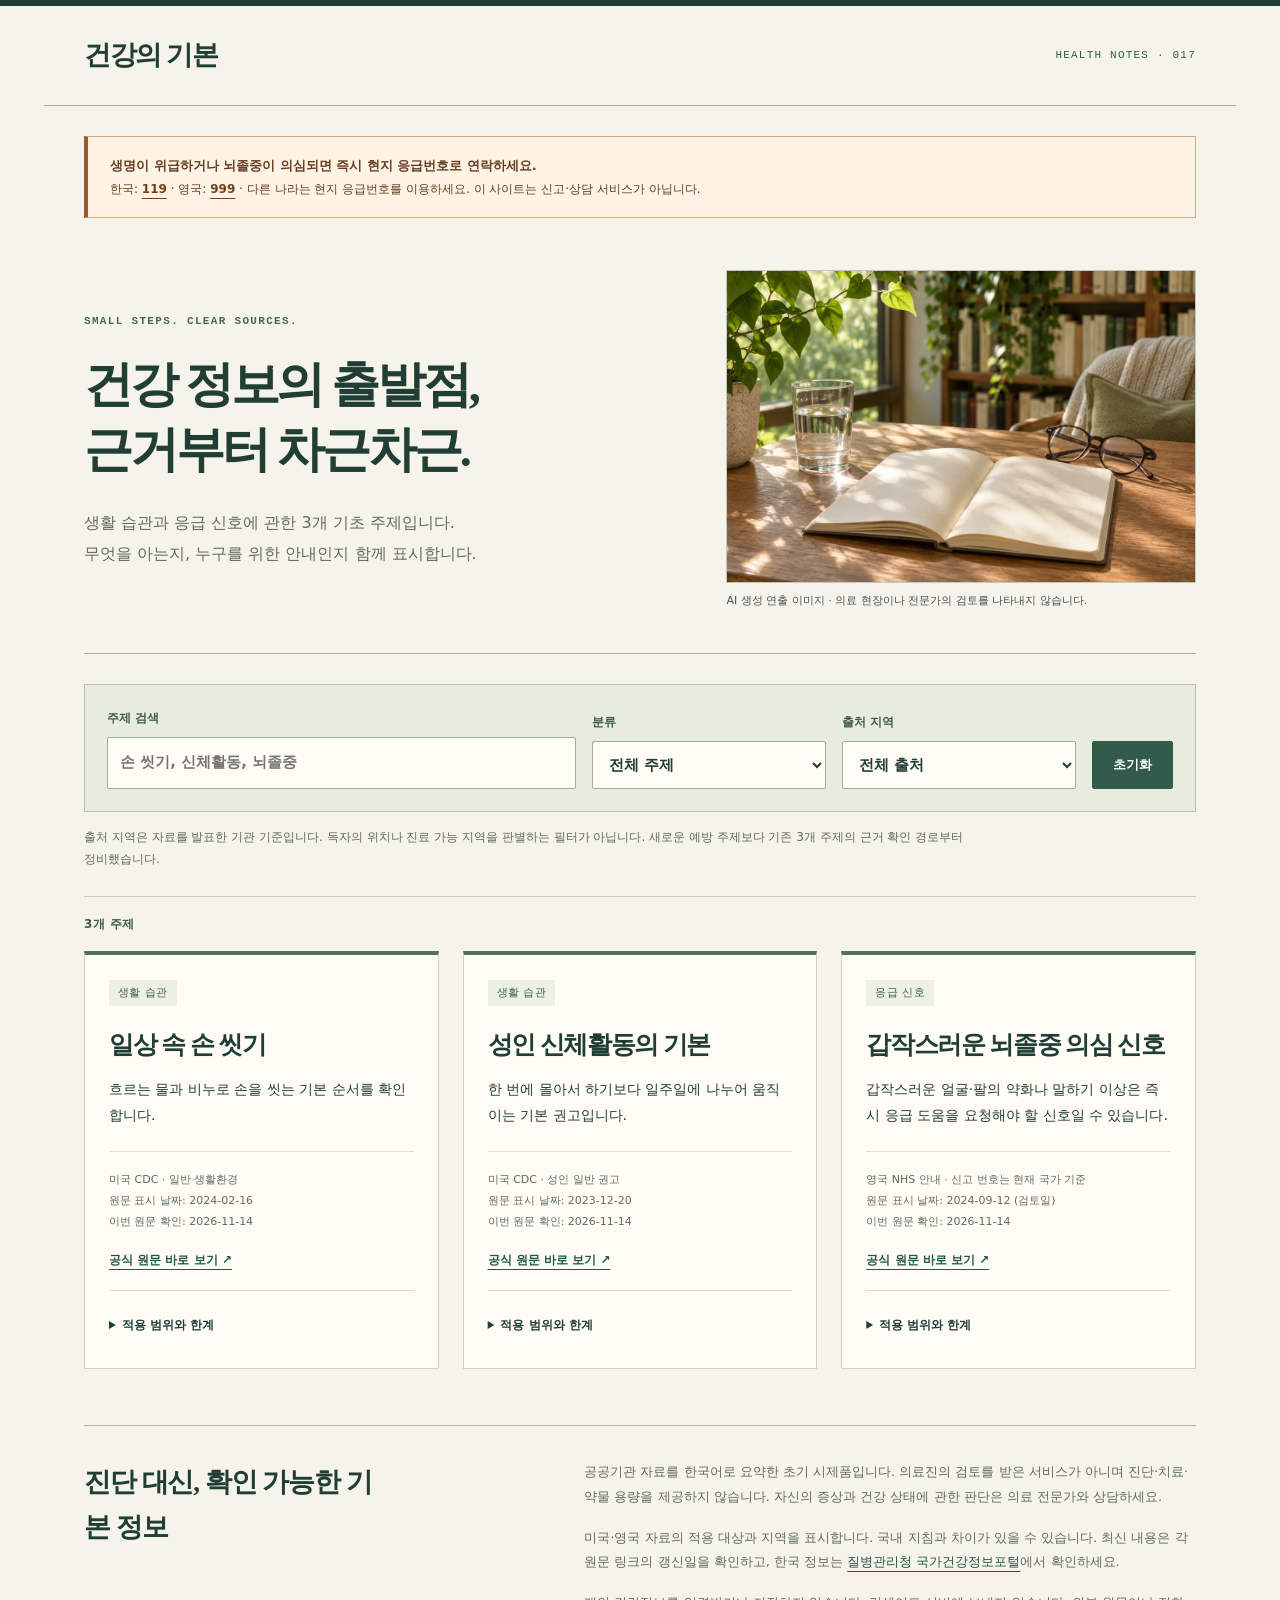
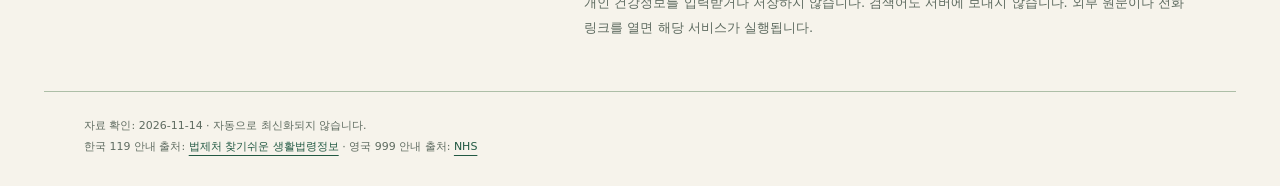
<file: index.html>
<!doctype html><html lang="ko"><head><meta charset="utf-8"><meta name="robots" content="noindex,nofollow"><meta name="viewport" content="width=device-width,initial-scale=1"><meta name="description" content="공공보건기관 원문과 적용 지역을 표시하는 기초 건강 정보. 진단과 개인 치료 처방을 제공하지 않습니다."><title>기초 건강 정보 | 건강의 기본</title><link rel="stylesheet" href="./assets/style.v2.css?v=ai-20261115"></head><body><header><a href="./index.html"><strong>건강의 기본</strong></a><span>HEALTH NOTES · 017</span></header><main><aside class="emergency" aria-label="응급 상황 안내"><strong>생명이 위급하거나 뇌졸중이 의심되면 즉시 현지 응급번호로 연락하세요.</strong><br>한국: <a href="tel:119">119</a> · 영국: <a href="tel:999">999</a> · 다른 나라는 현지 응급번호를 이용하세요. 이 사이트는 신고·상담 서비스가 아닙니다.</aside><section class="hero hero-with-photo"><div class="hero-copy"><div class="kicker">SMALL STEPS. CLEAR SOURCES.</div><h1>건강 정보의 출발점,<br>근거부터 차근차근.</h1><p class="muted">생활 습관과 응급 신호에 관한 3개 기초 주제입니다.<br>무엇을 아는지, 누구를 위한 안내인지 함께 표시합니다.</p></div><figure class="ai-hero-photo"><img src="./assets/images/ai-hero-20261115.webp" alt="책과 물 한 잔이 놓인 차분한 독서 공간을 연출한 AI 이미지" width="1200" height="800" decoding="async"><figcaption>AI 생성 연출 이미지 · 의료 현장이나 전문가의 검토를 나타내지 않습니다.</figcaption></figure></section><form id="filters"><label>주제 검색<input id="q" type="search" placeholder="손 씻기, 신체활동, 뇌졸중" autocomplete="off"></label><label>분류<select id="category"><option value="">전체 주제</option><option>생활 습관</option><option>응급 신호</option></select></label><label>출처 지역<select id="country"><option value="">전체 출처</option><option>미국</option><option>영국</option></select></label><button type="reset">초기화</button></form><p class="muted">출처 지역은 자료를 발표한 기관 기준입니다. 독자의 위치나 진료 가능 지역을 판별하는 필터가 아닙니다. 새로운 예방 주제보다 기존 3개 주제의 근거 확인 경로부터 정비했습니다.</p><p id="count" role="status" aria-live="polite">3개 주제</p><p id="empty" hidden>해당 주제가 없습니다. 이 결과는 증상의 안전 여부를 뜻하지 않습니다.</p><section class="grid" aria-label="건강 정보 주제"><article class="card" data-id="clean-hands"><span class="tag">생활 습관</span><h2><a href="topics/clean-hands/index.html">일상 속 손 씻기</a></h2><p>흐르는 물과 비누로 손을 씻는 기본 순서를 확인합니다.</p><small>미국 CDC · 일반 생활환경<br>원문 표시 날짜: 2024-02-16<br>이번 원문 확인: 2026-11-14</small><p><a href="https://www.cdc.gov/clean-hands/about/">공식 원문 바로 보기 ↗</a></p><details><summary>적용 범위와 한계</summary><p>일반 생활환경용 안내입니다. 의료기관의 손 위생 절차와 동일하다고 가정하지 마세요.</p></details></article><article class="card" data-id="adult-activity"><span class="tag">생활 습관</span><h2><a href="topics/adult-activity/index.html">성인 신체활동의 기본</a></h2><p>한 번에 몰아서 하기보다 일주일에 나누어 움직이는 기본 권고입니다.</p><small>미국 CDC · 성인 일반 권고<br>원문 표시 날짜: 2023-12-20<br>이번 원문 확인: 2026-11-14</small><p><a href="https://www.cdc.gov/physical-activity-basics/guidelines/adults.html">공식 원문 바로 보기 ↗</a></p><details><summary>적용 범위와 한계</summary><p>미국의 일반 성인 권고를 요약했습니다. 어린이에게 그대로 적용하거나 통증·이상 증상을 참고 운동하라는 뜻이 아닙니다.</p></details></article><article class="card" data-id="stroke-signs"><span class="tag">응급 신호</span><h2><a href="topics/stroke-signs/index.html">갑작스러운 뇌졸중 의심 신호</a></h2><p>갑작스러운 얼굴·팔의 약화나 말하기 이상은 즉시 응급 도움을 요청해야 할 신호일 수 있습니다.</p><small>영국 NHS 안내 · 신고 번호는 현재 국가 기준<br>원문 표시 날짜: 2024-09-12 (검토일)<br>이번 원문 확인: 2026-11-14</small><p><a href="https://www.nhs.uk/conditions/stroke/symptoms/">공식 원문 바로 보기 ↗</a></p><details><summary>적용 범위와 한계</summary><p>자가진단 점수표가 아닙니다. 증상만으로 확진하거나 치료·약물 사용을 결정할 수 없습니다.</p></details></article></section><noscript><p>검색은 JavaScript가 필요합니다. 각 주제는 링크로 바로 읽을 수 있습니다.</p></noscript><section class="policy"><h2>진단 대신, 확인 가능한 기본 정보</h2><p>공공기관 자료를 한국어로 요약한 초기 시제품입니다. 의료진의 검토를 받은 서비스가 아니며 진단·치료·약물 용량을 제공하지 않습니다. 자신의 증상과 건강 상태에 관한 판단은 의료 전문가와 상담하세요.</p><p>미국·영국 자료의 적용 대상과 지역을 표시합니다. 국내 지침과 차이가 있을 수 있습니다. 최신 내용은 각 원문 링크의 갱신일을 확인하고, 한국 정보는 <a href="https://health.kdca.go.kr/">질병관리청 국가건강정보포털</a>에서 확인하세요.</p><p>개인 건강정보를 입력받거나 저장하지 않습니다. 검색어도 서버에 보내지 않습니다. 외부 원문이나 전화 링크를 열면 해당 서비스가 실행됩니다.</p></section></main><footer>자료 확인: 2026-11-14 · 자동으로 최신화되지 않습니다.<br>한국 119 안내 출처: <a href="https://www.easylaw.go.kr/CSP/EasyLawInfoR.laf?csmSeq=906&amp;easySeq=1692&amp;search_put=">법제처 찾기쉬운 생활법령정보</a> · 영국 999 안내 출처: <a href="https://www.nhs.uk/conditions/stroke/symptoms/">NHS</a></footer><script src="assets/data.v2.js"></script><script src="assets/app.v2.js"></script></body></html>
</file>
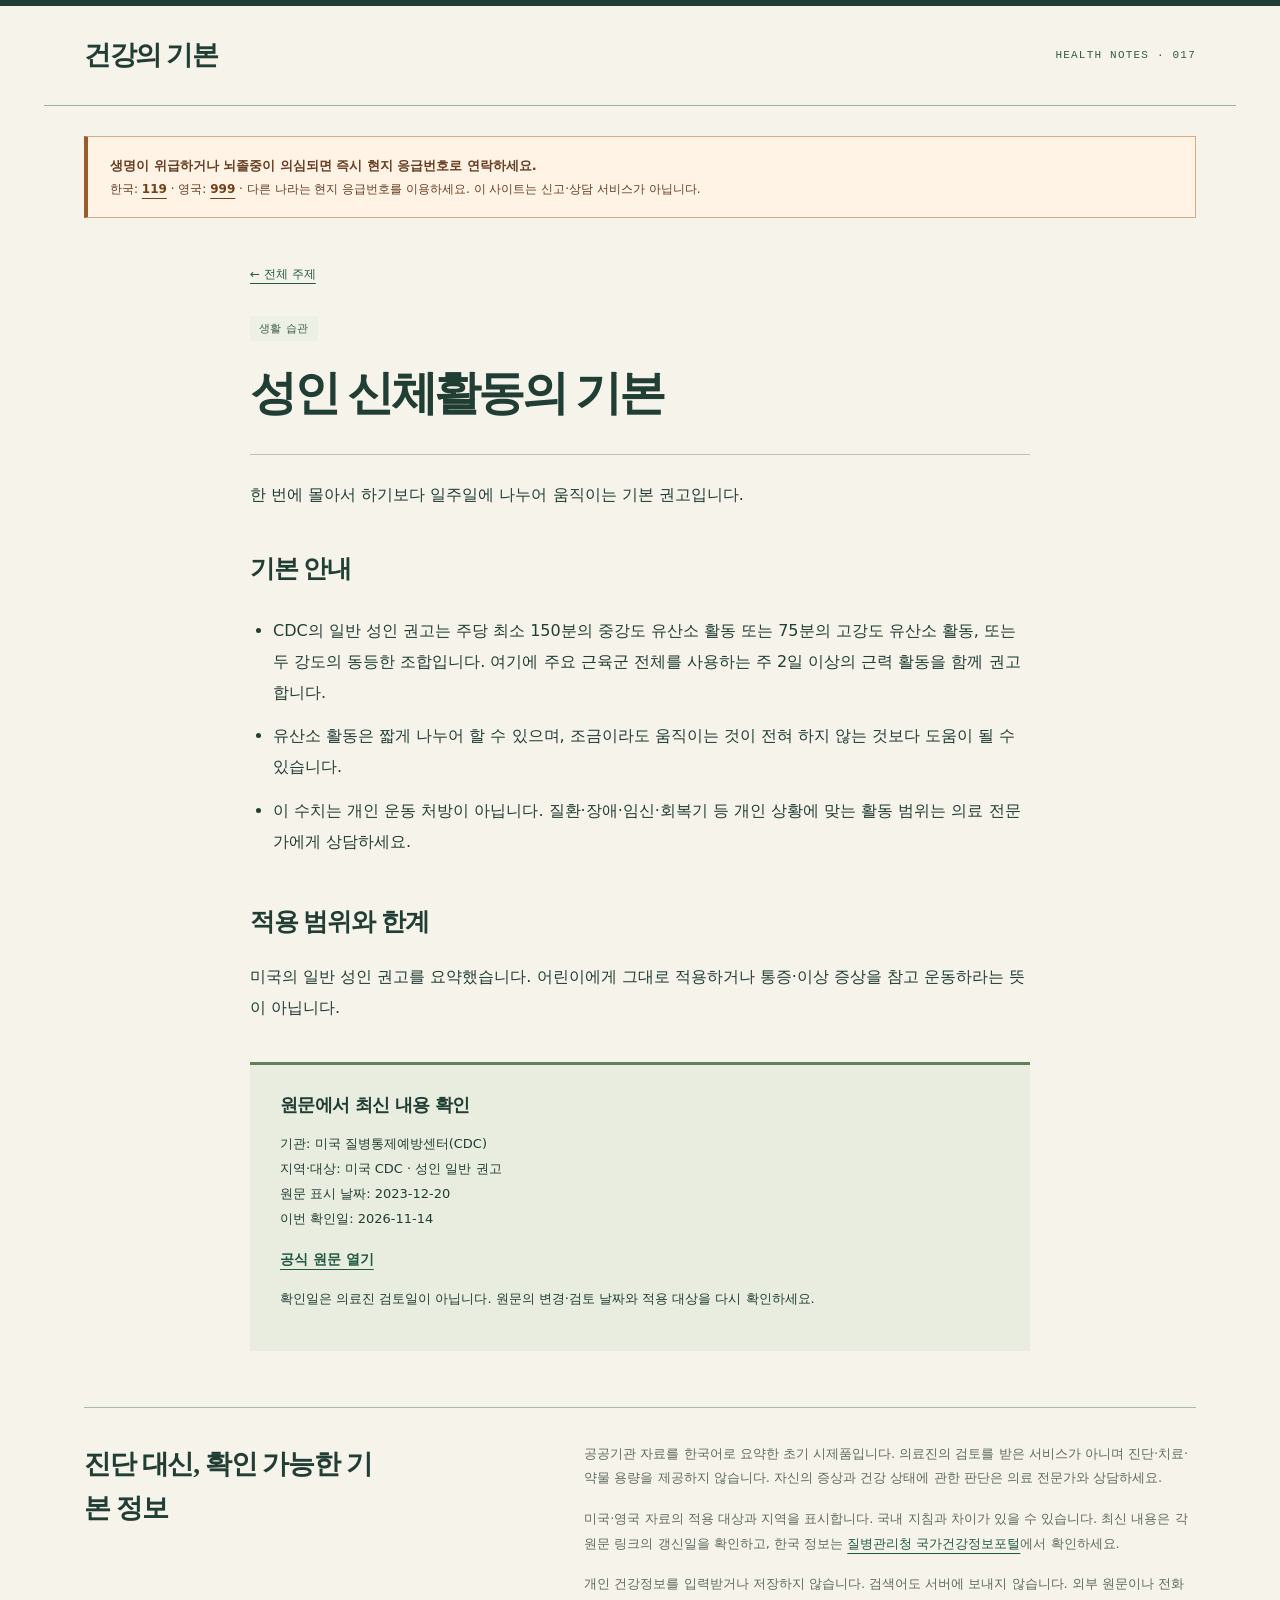
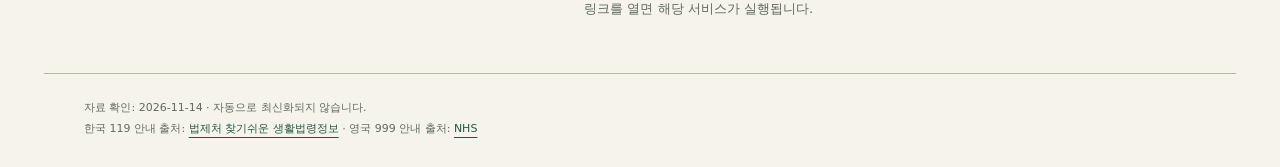
<file: topics/adult-activity/index.html>
<!doctype html><html lang="ko"><head><meta charset="utf-8"><meta name="robots" content="noindex,nofollow"><meta name="viewport" content="width=device-width,initial-scale=1"><meta name="description" content="공공보건기관 원문과 적용 지역을 표시하는 기초 건강 정보. 진단과 개인 치료 처방을 제공하지 않습니다."><title>성인 신체활동의 기본 | 건강의 기본</title><link rel="stylesheet" href="../../assets/style.v2.css"></head><body><header><a href="../../index.html"><strong>건강의 기본</strong></a><span>HEALTH NOTES · 017</span></header><main><aside class="emergency" aria-label="응급 상황 안내"><strong>생명이 위급하거나 뇌졸중이 의심되면 즉시 현지 응급번호로 연락하세요.</strong><br>한국: <a href="tel:119">119</a> · 영국: <a href="tel:999">999</a> · 다른 나라는 현지 응급번호를 이용하세요. 이 사이트는 신고·상담 서비스가 아닙니다.</aside><article class="detail"><p><a href="../../index.html">← 전체 주제</a></p><span class="tag">생활 습관</span><h1>성인 신체활동의 기본</h1><p>한 번에 몰아서 하기보다 일주일에 나누어 움직이는 기본 권고입니다.</p><h2>기본 안내</h2><ul><li>CDC의 일반 성인 권고는 주당 최소 150분의 중강도 유산소 활동 또는 75분의 고강도 유산소 활동, 또는 두 강도의 동등한 조합입니다. 여기에 주요 근육군 전체를 사용하는 주 2일 이상의 근력 활동을 함께 권고합니다.</li><li>유산소 활동은 짧게 나누어 할 수 있으며, 조금이라도 움직이는 것이 전혀 하지 않는 것보다 도움이 될 수 있습니다.</li><li>이 수치는 개인 운동 처방이 아닙니다. 질환·장애·임신·회복기 등 개인 상황에 맞는 활동 범위는 의료 전문가에게 상담하세요.</li></ul><h2>적용 범위와 한계</h2><p>미국의 일반 성인 권고를 요약했습니다. 어린이에게 그대로 적용하거나 통증·이상 증상을 참고 운동하라는 뜻이 아닙니다.</p><div class="source"><h2>원문에서 최신 내용 확인</h2><p>기관: 미국 질병통제예방센터(CDC)<br>지역·대상: 미국 CDC · 성인 일반 권고<br>원문 표시 날짜: 2023-12-20<br>이번 확인일: 2026-11-14</p><a href="https://www.cdc.gov/physical-activity-basics/guidelines/adults.html">공식 원문 열기</a><p>확인일은 의료진 검토일이 아닙니다. 원문의 변경·검토 날짜와 적용 대상을 다시 확인하세요.</p></div></article><section class="policy"><h2>진단 대신, 확인 가능한 기본 정보</h2><p>공공기관 자료를 한국어로 요약한 초기 시제품입니다. 의료진의 검토를 받은 서비스가 아니며 진단·치료·약물 용량을 제공하지 않습니다. 자신의 증상과 건강 상태에 관한 판단은 의료 전문가와 상담하세요.</p><p>미국·영국 자료의 적용 대상과 지역을 표시합니다. 국내 지침과 차이가 있을 수 있습니다. 최신 내용은 각 원문 링크의 갱신일을 확인하고, 한국 정보는 <a href="https://health.kdca.go.kr/">질병관리청 국가건강정보포털</a>에서 확인하세요.</p><p>개인 건강정보를 입력받거나 저장하지 않습니다. 검색어도 서버에 보내지 않습니다. 외부 원문이나 전화 링크를 열면 해당 서비스가 실행됩니다.</p></section></main><footer>자료 확인: 2026-11-14 · 자동으로 최신화되지 않습니다.<br>한국 119 안내 출처: <a href="https://www.easylaw.go.kr/CSP/EasyLawInfoR.laf?csmSeq=906&amp;easySeq=1692&amp;search_put=">법제처 찾기쉬운 생활법령정보</a> · 영국 999 안내 출처: <a href="https://www.nhs.uk/conditions/stroke/symptoms/">NHS</a></footer></body></html>
</file>
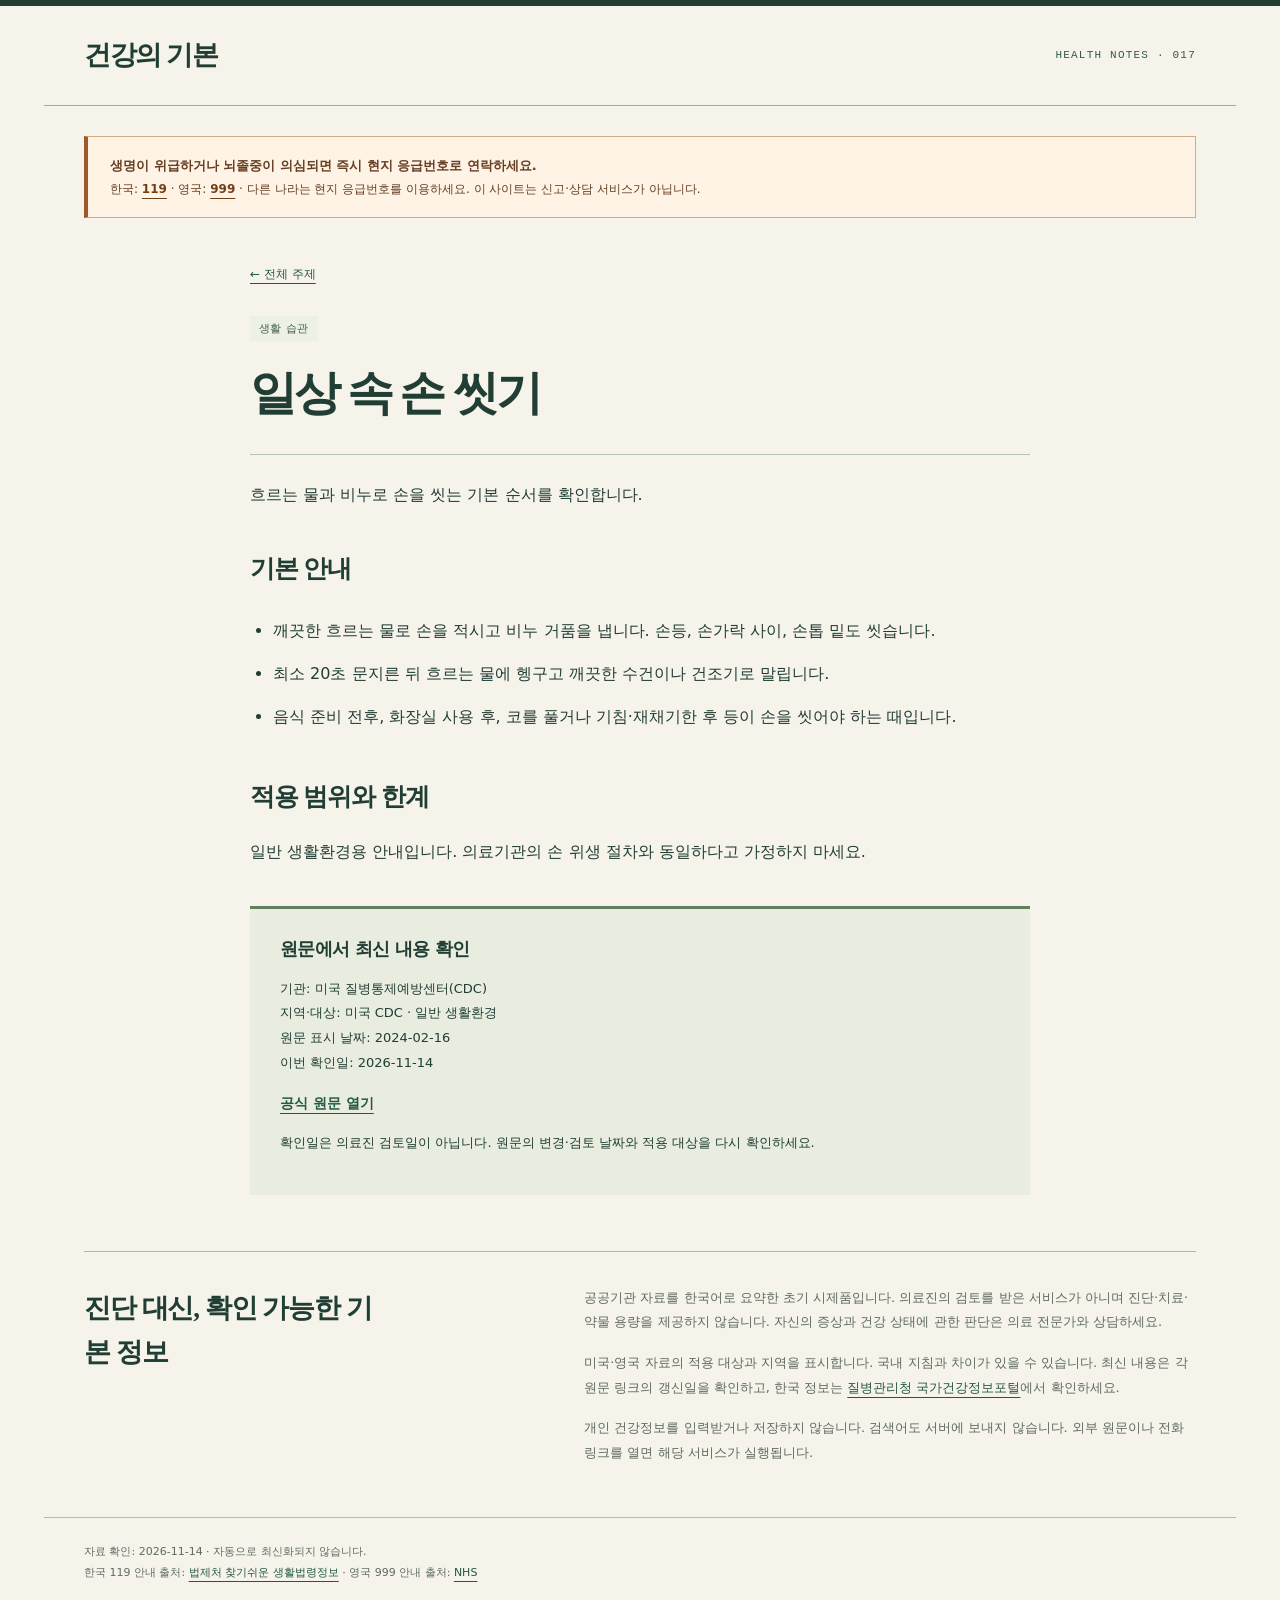
<file: topics/clean-hands/index.html>
<!doctype html><html lang="ko"><head><meta charset="utf-8"><meta name="robots" content="noindex,nofollow"><meta name="viewport" content="width=device-width,initial-scale=1"><meta name="description" content="공공보건기관 원문과 적용 지역을 표시하는 기초 건강 정보. 진단과 개인 치료 처방을 제공하지 않습니다."><title>일상 속 손 씻기 | 건강의 기본</title><link rel="stylesheet" href="../../assets/style.v2.css"></head><body><header><a href="../../index.html"><strong>건강의 기본</strong></a><span>HEALTH NOTES · 017</span></header><main><aside class="emergency" aria-label="응급 상황 안내"><strong>생명이 위급하거나 뇌졸중이 의심되면 즉시 현지 응급번호로 연락하세요.</strong><br>한국: <a href="tel:119">119</a> · 영국: <a href="tel:999">999</a> · 다른 나라는 현지 응급번호를 이용하세요. 이 사이트는 신고·상담 서비스가 아닙니다.</aside><article class="detail"><p><a href="../../index.html">← 전체 주제</a></p><span class="tag">생활 습관</span><h1>일상 속 손 씻기</h1><p>흐르는 물과 비누로 손을 씻는 기본 순서를 확인합니다.</p><h2>기본 안내</h2><ul><li>깨끗한 흐르는 물로 손을 적시고 비누 거품을 냅니다. 손등, 손가락 사이, 손톱 밑도 씻습니다.</li><li>최소 20초 문지른 뒤 흐르는 물에 헹구고 깨끗한 수건이나 건조기로 말립니다.</li><li>음식 준비 전후, 화장실 사용 후, 코를 풀거나 기침·재채기한 후 등이 손을 씻어야 하는 때입니다.</li></ul><h2>적용 범위와 한계</h2><p>일반 생활환경용 안내입니다. 의료기관의 손 위생 절차와 동일하다고 가정하지 마세요.</p><div class="source"><h2>원문에서 최신 내용 확인</h2><p>기관: 미국 질병통제예방센터(CDC)<br>지역·대상: 미국 CDC · 일반 생활환경<br>원문 표시 날짜: 2024-02-16<br>이번 확인일: 2026-11-14</p><a href="https://www.cdc.gov/clean-hands/about/">공식 원문 열기</a><p>확인일은 의료진 검토일이 아닙니다. 원문의 변경·검토 날짜와 적용 대상을 다시 확인하세요.</p></div></article><section class="policy"><h2>진단 대신, 확인 가능한 기본 정보</h2><p>공공기관 자료를 한국어로 요약한 초기 시제품입니다. 의료진의 검토를 받은 서비스가 아니며 진단·치료·약물 용량을 제공하지 않습니다. 자신의 증상과 건강 상태에 관한 판단은 의료 전문가와 상담하세요.</p><p>미국·영국 자료의 적용 대상과 지역을 표시합니다. 국내 지침과 차이가 있을 수 있습니다. 최신 내용은 각 원문 링크의 갱신일을 확인하고, 한국 정보는 <a href="https://health.kdca.go.kr/">질병관리청 국가건강정보포털</a>에서 확인하세요.</p><p>개인 건강정보를 입력받거나 저장하지 않습니다. 검색어도 서버에 보내지 않습니다. 외부 원문이나 전화 링크를 열면 해당 서비스가 실행됩니다.</p></section></main><footer>자료 확인: 2026-11-14 · 자동으로 최신화되지 않습니다.<br>한국 119 안내 출처: <a href="https://www.easylaw.go.kr/CSP/EasyLawInfoR.laf?csmSeq=906&amp;easySeq=1692&amp;search_put=">법제처 찾기쉬운 생활법령정보</a> · 영국 999 안내 출처: <a href="https://www.nhs.uk/conditions/stroke/symptoms/">NHS</a></footer></body></html>
</file>
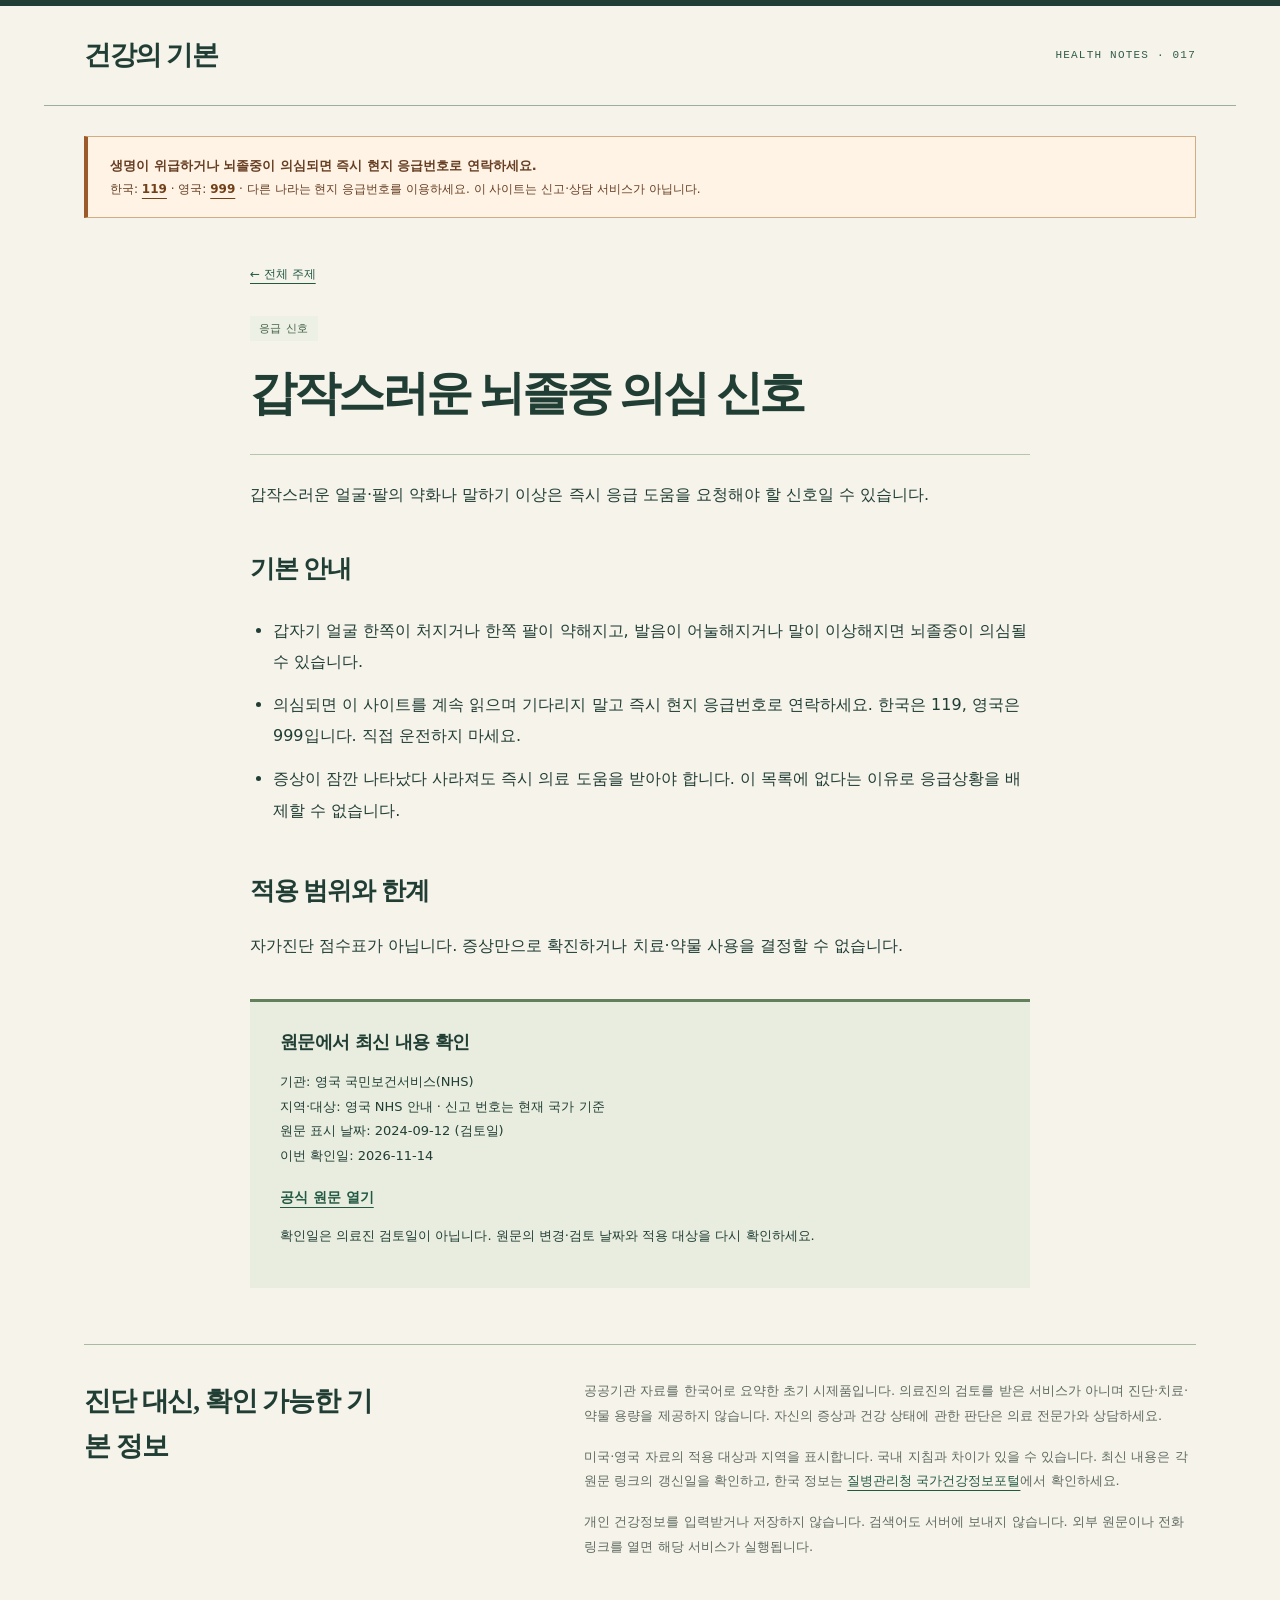
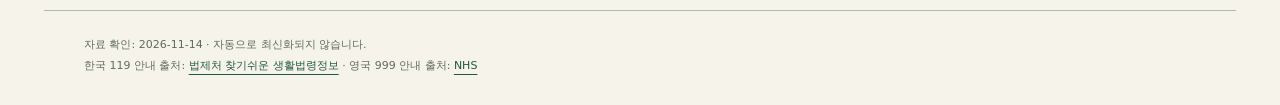
<file: topics/stroke-signs/index.html>
<!doctype html><html lang="ko"><head><meta charset="utf-8"><meta name="robots" content="noindex,nofollow"><meta name="viewport" content="width=device-width,initial-scale=1"><meta name="description" content="공공보건기관 원문과 적용 지역을 표시하는 기초 건강 정보. 진단과 개인 치료 처방을 제공하지 않습니다."><title>갑작스러운 뇌졸중 의심 신호 | 건강의 기본</title><link rel="stylesheet" href="../../assets/style.v2.css"></head><body><header><a href="../../index.html"><strong>건강의 기본</strong></a><span>HEALTH NOTES · 017</span></header><main><aside class="emergency" aria-label="응급 상황 안내"><strong>생명이 위급하거나 뇌졸중이 의심되면 즉시 현지 응급번호로 연락하세요.</strong><br>한국: <a href="tel:119">119</a> · 영국: <a href="tel:999">999</a> · 다른 나라는 현지 응급번호를 이용하세요. 이 사이트는 신고·상담 서비스가 아닙니다.</aside><article class="detail"><p><a href="../../index.html">← 전체 주제</a></p><span class="tag">응급 신호</span><h1>갑작스러운 뇌졸중 의심 신호</h1><p>갑작스러운 얼굴·팔의 약화나 말하기 이상은 즉시 응급 도움을 요청해야 할 신호일 수 있습니다.</p><h2>기본 안내</h2><ul><li>갑자기 얼굴 한쪽이 처지거나 한쪽 팔이 약해지고, 발음이 어눌해지거나 말이 이상해지면 뇌졸중이 의심될 수 있습니다.</li><li>의심되면 이 사이트를 계속 읽으며 기다리지 말고 즉시 현지 응급번호로 연락하세요. 한국은 119, 영국은 999입니다. 직접 운전하지 마세요.</li><li>증상이 잠깐 나타났다 사라져도 즉시 의료 도움을 받아야 합니다. 이 목록에 없다는 이유로 응급상황을 배제할 수 없습니다.</li></ul><h2>적용 범위와 한계</h2><p>자가진단 점수표가 아닙니다. 증상만으로 확진하거나 치료·약물 사용을 결정할 수 없습니다.</p><div class="source"><h2>원문에서 최신 내용 확인</h2><p>기관: 영국 국민보건서비스(NHS)<br>지역·대상: 영국 NHS 안내 · 신고 번호는 현재 국가 기준<br>원문 표시 날짜: 2024-09-12 (검토일)<br>이번 확인일: 2026-11-14</p><a href="https://www.nhs.uk/conditions/stroke/symptoms/">공식 원문 열기</a><p>확인일은 의료진 검토일이 아닙니다. 원문의 변경·검토 날짜와 적용 대상을 다시 확인하세요.</p></div></article><section class="policy"><h2>진단 대신, 확인 가능한 기본 정보</h2><p>공공기관 자료를 한국어로 요약한 초기 시제품입니다. 의료진의 검토를 받은 서비스가 아니며 진단·치료·약물 용량을 제공하지 않습니다. 자신의 증상과 건강 상태에 관한 판단은 의료 전문가와 상담하세요.</p><p>미국·영국 자료의 적용 대상과 지역을 표시합니다. 국내 지침과 차이가 있을 수 있습니다. 최신 내용은 각 원문 링크의 갱신일을 확인하고, 한국 정보는 <a href="https://health.kdca.go.kr/">질병관리청 국가건강정보포털</a>에서 확인하세요.</p><p>개인 건강정보를 입력받거나 저장하지 않습니다. 검색어도 서버에 보내지 않습니다. 외부 원문이나 전화 링크를 열면 해당 서비스가 실행됩니다.</p></section></main><footer>자료 확인: 2026-11-14 · 자동으로 최신화되지 않습니다.<br>한국 119 안내 출처: <a href="https://www.easylaw.go.kr/CSP/EasyLawInfoR.laf?csmSeq=906&amp;easySeq=1692&amp;search_put=">법제처 찾기쉬운 생활법령정보</a> · 영국 999 안내 출처: <a href="https://www.nhs.uk/conditions/stroke/symptoms/">NHS</a></footer></body></html>
</file>
<file: assets/style.v2.css>
:root {
  --theme-health-notes: editorial-library;
  --paper: #f6f3eb;
  --white: #fffcf6;
  --ink: #213e35;
  --muted: #5e6b60;
  --line: #c9d0c3;
  --green: #315c49;
  --serif: 'Noto Serif CJK KR', 'Nanum Myeongjo', 'AppleMyungjo', 'Batang', Georgia, serif;
  color-scheme: light;
}
* { box-sizing: border-box; }
[hidden] { display: none !important; }
body { margin: 0; background: var(--paper); color: var(--ink); font: 16px/1.85 -apple-system, BlinkMacSystemFont, 'Segoe UI', system-ui, sans-serif; border-top: 6px solid var(--ink); }
header, main, footer { max-width: 1192px; margin-inline: auto; padding-inline: 40px; }
header { display: flex; align-items: center; justify-content: space-between; gap: 22px; padding-top: 25px; padding-bottom: 24px; border-bottom: 1px solid #9cae9d; }
header a { text-decoration: none; font-family: var(--serif); font-size: 27px; letter-spacing: -.05em; color: var(--ink); }
header strong { font-weight: 750; }
header span { color: var(--green); font: 11px/1.6 ui-monospace, 'SFMono-Regular', Consolas, monospace; letter-spacing: .11em; }
main { padding-top: 25px; }
a { color: #225943; text-underline-offset: 5px; text-decoration-thickness: 1px; }
a:hover { color: #0d3e2a; text-decoration-thickness: 2px; }
:focus-visible { outline: 3px solid #a1612e; outline-offset: 4px; }
p, a, li { overflow-wrap: anywhere; }
.emergency { background: #fff3e5; border: 1px solid #d2ac82; border-left: 4px solid #9c592a; padding: 17px 22px; margin: 5px 0 0; color: #663e23; font-size: 12px; line-height: 1.85; }
.emergency strong { font-size: 13px; font-weight: 750; }
.emergency a { color: #724018; font-weight: 750; }
.hero { position: relative; padding: 52px 180px 42px 0; border-bottom: 1px solid #a3b4a3; margin-bottom: 30px; }
.kicker { font: 700 11px/1.7 ui-monospace, 'SFMono-Regular', Consolas, monospace; letter-spacing: .12em; color: #446b52; }
h1 { font-family: var(--serif); font-size: clamp(36px, 4.8vw, 59px); font-weight: 650; line-height: 1.35; letter-spacing: -.065em; margin: 22px 0 24px; }
.hero .muted { max-width: 660px; font-size: 16px; line-height: 1.9; margin-bottom: 0; }
.hero::after { pointer-events: none; content: ''; position: absolute; top: 74px; right: 36px; width: 130px; height: 148px; border: 1px solid #c5cfbb; border-radius: 90px 90px 4px 4px; background: repeating-linear-gradient(90deg, transparent 0 17px, #b8c8ab55 17px 18px); opacity: .8; }
h2 { font-size: 22px; line-height: 1.5; letter-spacing: -.04em; font-weight: 650; }
.muted, small { color: var(--muted); }
form { display: grid; grid-template-columns: minmax(0, 2fr) minmax(0, 1fr) minmax(0, 1fr) auto; gap: 16px; padding: 22px; background: #e7ecdf; border: 1px solid #b8c6b0; align-items: end; }
label { display: block; min-width: 0; font-size: 12px; font-weight: 650; color: #425c48; }
input, select, button { width: 100%; min-width: 0; min-height: 48px; border: 1px solid #9bb096; border-radius: 2px; background: var(--white); color: var(--ink); padding: 11px 12px; font: inherit; font-size: 15px; }
input, select { display: block; margin-top: 8px; }
button { cursor: pointer; background: var(--green); border-color: var(--green); color: white; font-size: 13px; font-weight: 650; padding-inline: 20px; }
button:hover { background: #214634; }
form + .muted { font-size: 12px; line-height: 1.85; max-width: 880px; margin: 14px 0 26px; }
#count { border-top: 1px solid var(--line); padding-top: 16px; font-size: 12px; font-weight: 700; letter-spacing: .03em; margin: 16px 0; color: #3d5944; }
#empty { border: 1px dashed #a8b69e; padding: 25px; color: var(--muted); }
.grid { display: grid; grid-template-columns: repeat(3, minmax(0, 1fr)); gap: 24px; }
.card { min-width: 0; display: flex; flex-direction: column; background: var(--white); padding: 25px 24px 20px; border: 1px solid #cbd3c3; border-top: 4px solid #527357; }
.tag { display: inline-block; align-self: flex-start; color: #426047; background: #edf0e5; padding: 3px 9px; font-size: 11px; letter-spacing: .04em; line-height: 1.8; }
.card h2 { margin: 20px 0 12px; font-family: var(--serif); font-size: 25px; line-height: 1.5; font-weight: 700; letter-spacing: -.055em; }
.card h2 a { text-decoration: none; color: var(--ink); }
.card h2 a:hover { text-decoration: underline; }
.card > p { font-size: 14px; line-height: 1.9; margin: 0 0 22px; }
.card > small { display: block; border-top: 1px solid #dce1d4; padding-top: 18px; font-size: 11px; line-height: 1.9; margin-top: auto; }
.card > small + p { margin: 16px 0 19px; font-size: 12px; font-weight: 700; }
details { padding-top: 13px; border-top: 1px solid #d5ddcb; }
summary { cursor: pointer; font-size: 12px; font-weight: 650; min-height: 44px; padding: 10px 0; }
details p { font-size: 12px; color: var(--muted); margin: 10px 0 5px; line-height: 1.85; }
.policy { display: grid; grid-template-columns: .9fr 1.25fr; column-gap: 60px; border-top: 1px solid #a8baa4; padding: 34px 0 15px; margin: 56px 0 20px; }
.policy h2 { grid-column: 1; grid-row: 1 / span 3; font-family: var(--serif); max-width: 300px; font-size: 27px; margin: 0; line-height: 1.65; }
.policy p { grid-column: 2; margin: 0 0 16px; font-size: 13px; line-height: 1.9; color: var(--muted); }
.detail { max-width: 780px; margin: 45px auto 0; }
.detail > p:first-child { font-size: 12px; margin-bottom: 25px; }
.detail h1 { font-size: clamp(32px, 4vw, 47px); line-height: 1.4; margin-top: 20px; padding-bottom: 27px; border-bottom: 1px solid #b6c5ad; }
.detail > h2 { font-family: var(--serif); font-size: 25px; margin-top: 40px; }
.detail > p { line-height: 1.95; }
.detail ul { padding-left: 23px; }
.detail li { padding: 6px 0; line-height: 1.95; }
.source { background: #e8eddf; border-top: 3px solid #63805d; padding: 26px 30px; margin: 38px 0; }
.source h2 { font-size: 18px; margin-top: 0; }
.source p { font-size: 13px; line-height: 1.9; }
.source > a { font-size: 14px; font-weight: 700; }
footer { border-top: 1px solid #adbea7; padding-top: 24px; padding-bottom: 28px; margin-top: 15px; color: var(--muted); font-size: 11px; line-height: 1.9; }
@media (max-width: 1050px) { .hero::after { display: none; } .hero { padding-right: 0; } }
@media (max-width: 950px) { header, main, footer { padding-inline: 28px; } .hero::after { right: 5px; width: 85px; height: 110px; opacity: .5; } .grid { gap: 16px; } .card { padding: 22px 18px 18px; } .card h2 { font-size: 22px; } .policy { column-gap: 35px; } form { gap: 12px; padding: 18px; } }
@media (max-width: 750px) { .hero::after { display: none; } form { grid-template-columns: 1fr 1fr; } form label:first-child { grid-column: 1 / -1; } form button { grid-column: 1 / -1; } .grid { grid-template-columns: 1fr; gap: 18px; } .card { padding: 23px; } .card h2 { margin-top: 15px; font-size: 25px; } .card > p { margin-bottom: 18px; } .card > small { margin-top: 0; } .policy { display: block; margin-top: 38px; } .policy h2 { font-size: 24px; max-width: none; margin-bottom: 22px; } .hero { padding: 35px 0 30px; } .hero .muted { font-size: 14px; } .detail { margin-top: 30px; } }
@media (max-width: 480px) { header, main, footer { padding-inline: 20px; } header { align-items: flex-start; padding-block: 19px; gap: 14px; } header a { font-size: 23px; } header span { font-size: 8px; letter-spacing: .05em; padding-top: 7px; } main { padding-top: 18px; } .emergency { padding: 14px 16px; font-size: 11px; } .emergency strong { font-size: 12px; } h1 { font-size: 36px; } form { padding: 16px; gap: 13px; } .source { padding: 22px; } }
@media (max-width: 350px) { header { flex-direction: column; gap: 4px; } header span { padding: 0; } h1 { font-size: 31px; } form { grid-template-columns: 1fr; } form label { grid-column: 1; } }
@media (prefers-reduced-motion: reduce) { *, *::before, *::after { scroll-behavior: auto !important; } }

/* AI-generated conceptual hero, 2026-11-15. */
.ai-hero-photo{margin:24px 0 0;min-width:0}.ai-hero-photo img{display:block;width:100%;height:auto;aspect-ratio:3/2;object-fit:cover;border:1px solid #bdc8c5}.ai-hero-photo figcaption{font:11px/1.7 system-ui,sans-serif;color:#425257;text-align:left;letter-spacing:0;padding:9px 0 0;overflow-wrap:anywhere}
.hero-with-photo{display:grid;grid-template-columns:minmax(0,1.3fr) minmax(0,1fr);gap:32px;align-items:center;padding-right:0}.hero-with-photo::after{display:none}.hero-with-photo .ai-hero-photo{margin:0}.hero-with-photo h1{font-size:clamp(30px,3.8vw,50px)}@media(max-width:750px){.hero-with-photo{grid-template-columns:1fr;gap:24px}.hero-with-photo .ai-hero-photo img{max-height:300px}}
@media print{.ai-hero-photo{display:none}}
</file>
